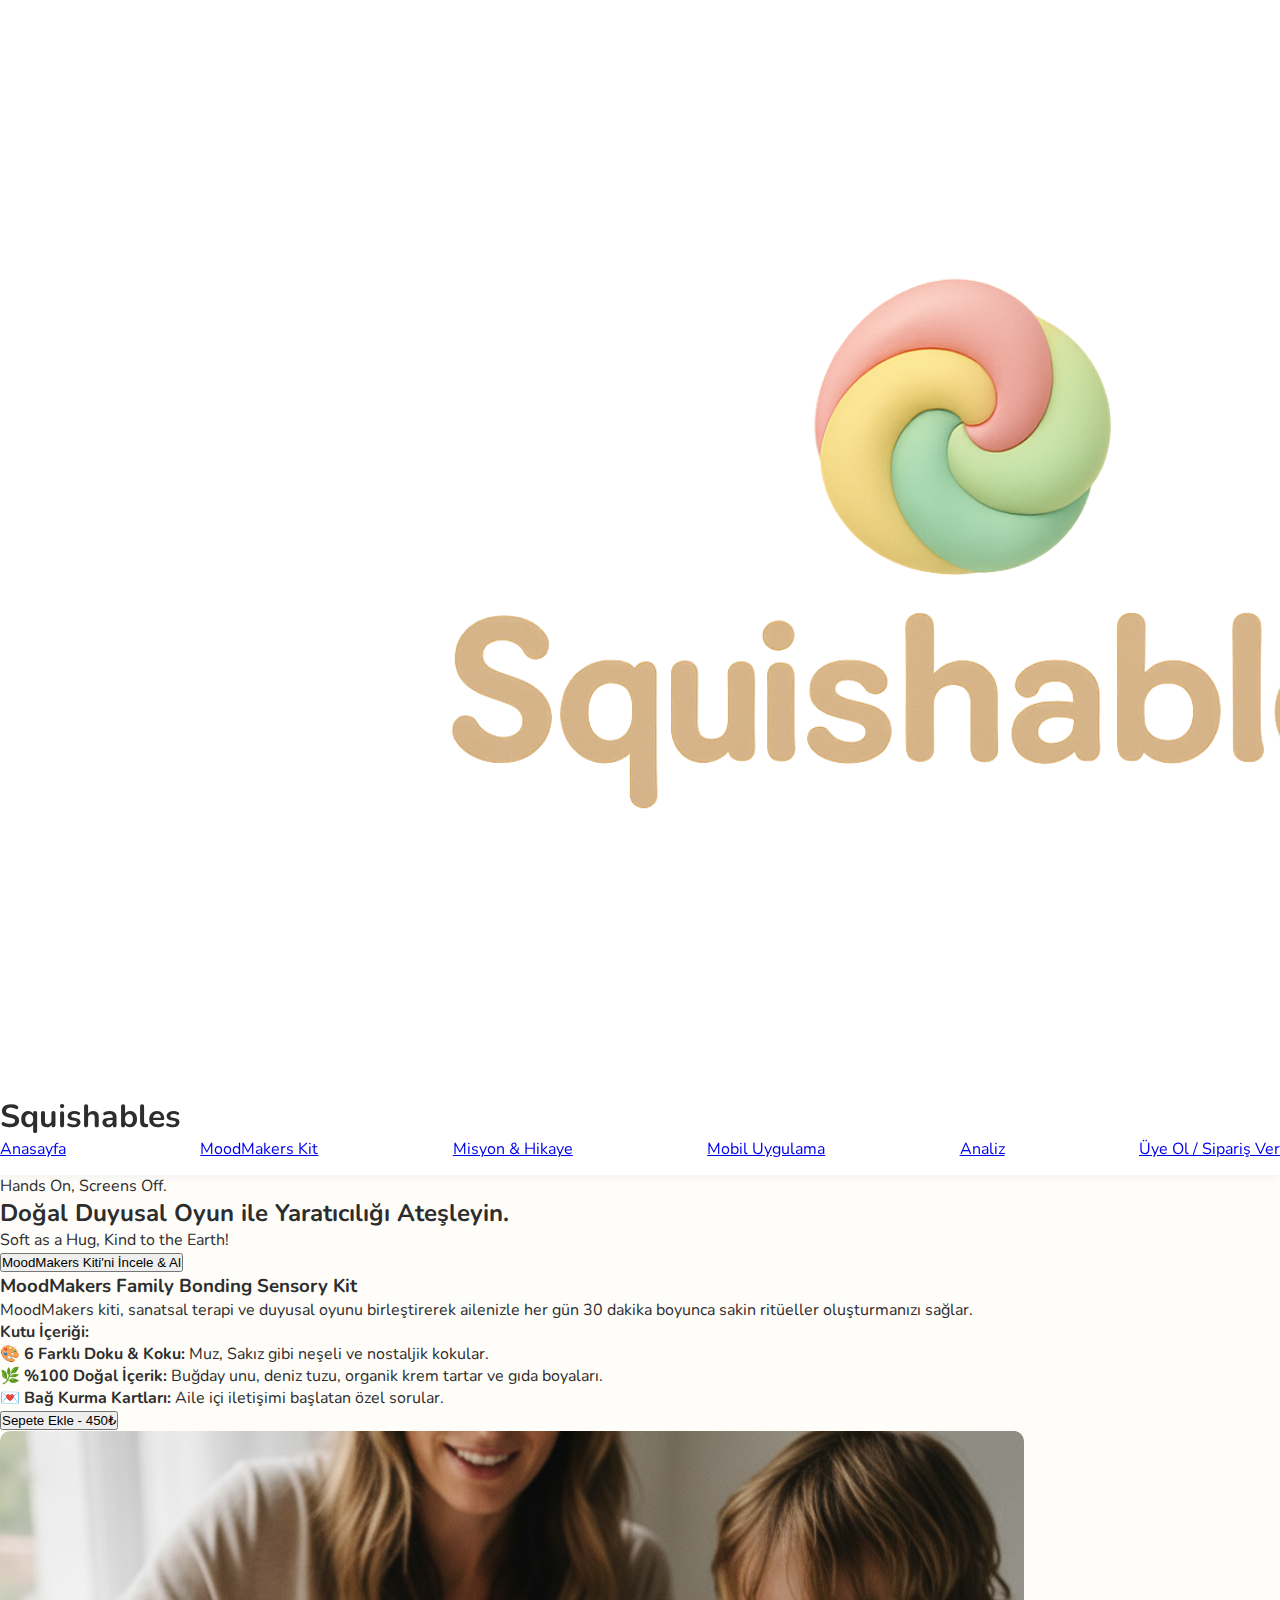
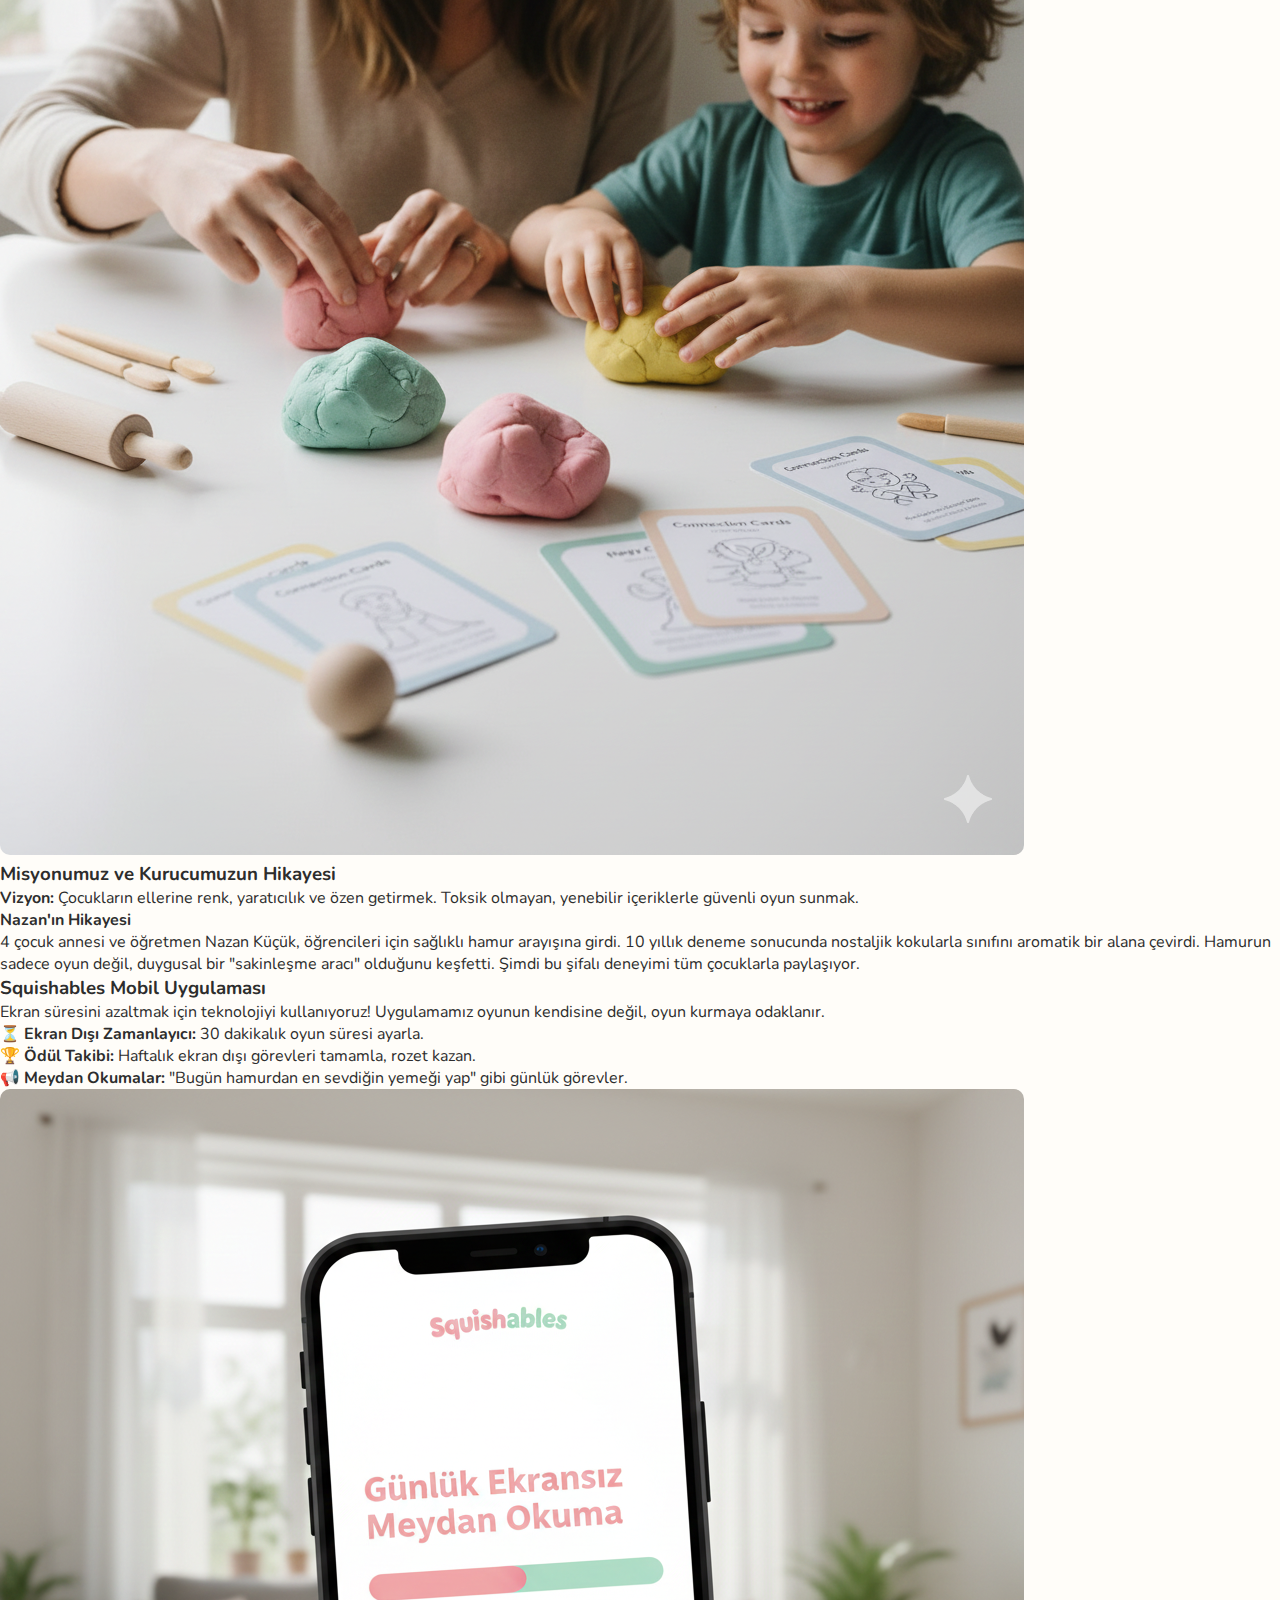
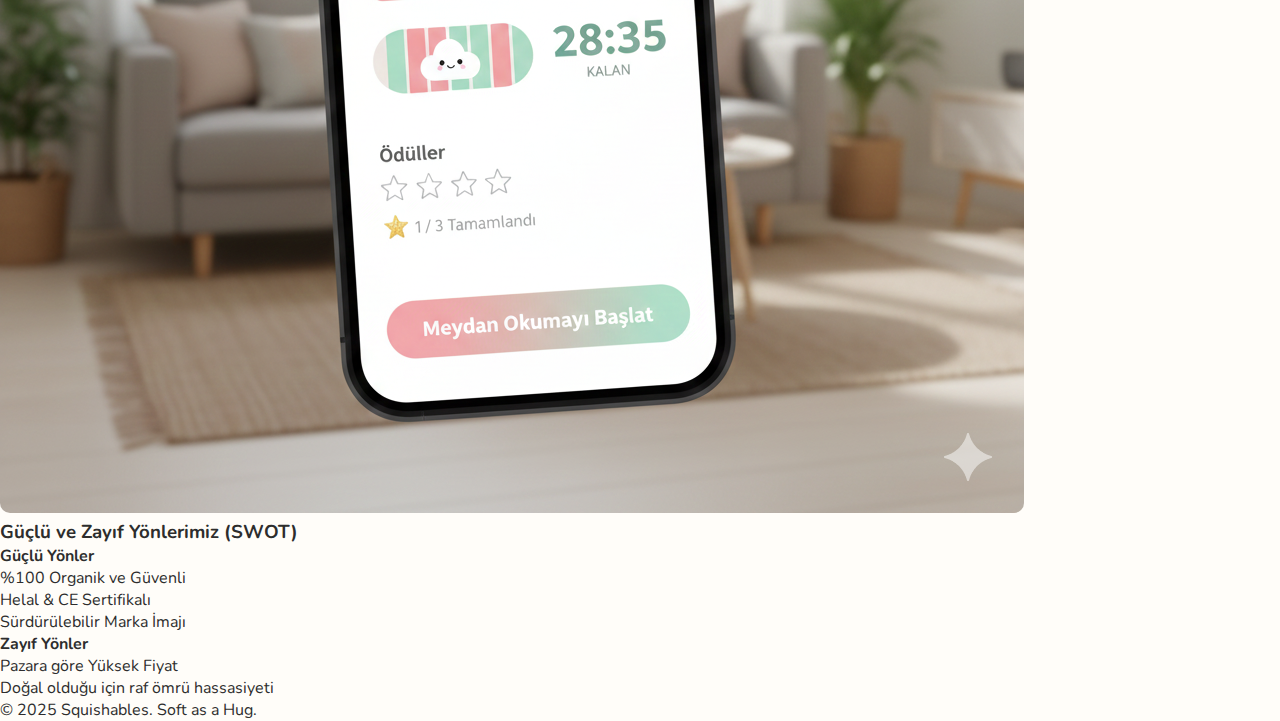
<file: index.html>
<!DOCTYPE html>
<html lang="tr">
<head>
    <meta charset="UTF-8">
    <meta name="viewport" content="width=device-width, initial-scale=1.0">
    <title>Squishables | Hands On, Screens Off.</title>
    <link rel="stylesheet" href="style.css"> 
</head>
<body>

    <header>
        <div class="logo-container">
            <img src="logo.png" alt="Squishables" class="logo"> 
            <h1>Squishables</h1>
        </div>
        <nav id="main-nav">
            <a href="#" data-page="hero" class="nav-link active">Anasayfa</a>
            <a href="#" data-page="urunler" class="nav-link">MoodMakers Kit</a>
            <a href="#" data-page="misyon" class="nav-link">Misyon & Hikaye</a>
            <a href="#" data-page="app" class="nav-link">Mobil Uygulama</a>
            <a href="#" data-page="analiz" class="nav-link">Analiz</a>
            <a href="#" id="nav-signup-btn" class="nav-link highlight-btn">Üye Ol / Sipariş Ver</a>
        </nav>
    </header>

    <main>
        <section id="hero" class="page-section active"> 
            <div class="hero-content">
                <p class="slogan">Hands On, Screens Off.</p>
                <h2>Doğal Duyusal Oyun ile Yaratıcılığı Ateşleyin.</h2>
                <p class="sub-text">Soft as a Hug, Kind to the Earth!</p>
                <button class="cta-button trigger-popup">MoodMakers Kiti'ni İncele & Al</button>
            </div>
        </section>
        
        <section id="urunler" class="page-section content-box"> 
            <h3>MoodMakers Family Bonding Sensory Kit</h3>
            <div class="grid-layout">
                <div class="text-side">
                    <p>MoodMakers kiti, sanatsal terapi ve duyusal oyunu birleştirerek ailenizle her gün 30 dakika boyunca sakin ritüeller oluşturmanızı sağlar.</p>
                    <h4>Kutu İçeriği:</h4>
                    <ul>
                        <li>🎨 <strong>6 Farklı Doku & Koku:</strong> Muz, Sakız gibi neşeli ve nostaljik kokular.</li>
                        <li>🌿 <strong>%100 Doğal İçerik:</strong> Buğday unu, deniz tuzu, organik krem tartar ve gıda boyaları.</li>
                        <li>💌 <strong>Bağ Kurma Kartları:</strong> Aile içi iletişimi başlatan özel sorular.</li>
                    </ul>
                    <button class="cta-button small trigger-popup">Sepete Ekle - 450₺</button>
                </div>
                <div class="image-side">
                    <img src="product-kit.jpg" alt="Ürün Görseli" style="max-width:100%; border-radius:10px;">
                </div>
            </div>
        </section>

        <section id="misyon" class="page-section content-box">
            <h3>Misyonumuz ve Kurucumuzun Hikayesi</h3>
            <p><strong>Vizyon:</strong> Çocukların ellerine renk, yaratıcılık ve özen getirmek. Toksik olmayan, yenebilir içeriklerle güvenli oyun sunmak.</p>
            
            <div class="story-card">
                <h4>Nazan'ın Hikayesi</h4>
                <p>4 çocuk annesi ve öğretmen Nazan Küçük, öğrencileri için sağlıklı hamur arayışına girdi. 10 yıllık deneme sonucunda nostaljik kokularla sınıfını aromatik bir alana çevirdi. Hamurun sadece oyun değil, duygusal bir "sakinleşme aracı" olduğunu keşfetti. Şimdi bu şifalı deneyimi tüm çocuklarla paylaşıyor.</p>
            </div>
        </section>

        <section id="app" class="page-section content-box dark-bg">
            <h3>Squishables Mobil Uygulaması</h3>
            <div class="grid-layout">
                <div class="text-side">
                    <p>Ekran süresini azaltmak için teknolojiyi kullanıyoruz! Uygulamamız oyunun kendisine değil, oyun kurmaya odaklanır.</p>
                    <ul>
                        <li>⏳ <strong>Ekran Dışı Zamanlayıcı:</strong> 30 dakikalık oyun süresi ayarla.</li>
                        <li>🏆 <strong>Ödül Takibi:</strong> Haftalık ekran dışı görevleri tamamla, rozet kazan.</li>
                        <li>📢 <strong>Meydan Okumalar:</strong> "Bugün hamurdan en sevdiğin yemeği yap" gibi günlük görevler.</li>
                    </ul>
                </div>
                <div class="image-side">
                    <img src="app-mockup.png" alt="App Görseli" style="max-width:100%; border-radius:10px;">
                </div>
            </div>
        </section>

        <section id="analiz" class="page-section content-box">
            <h3>Güçlü ve Zayıf Yönlerimiz (SWOT)</h3>
            <div class="swot-container">
                <div class="swot-box strength">
                    <h4>Güçlü Yönler</h4>
                    <ul>
                        <li>%100 Organik ve Güvenli</li>
                        <li>Helal & CE Sertifikalı</li>
                        <li>Sürdürülebilir Marka İmajı</li>
                    </ul>
                </div>
                <div class="swot-box weakness">
                    <h4>Zayıf Yönler</h4>
                    <ul>
                        <li>Pazara göre Yüksek Fiyat</li>
                        <li>Doğal olduğu için raf ömrü hassasiyeti</li>
                    </ul>
                </div>
            </div>
        </section>

    </main>

    <div id="signupModal" class="modal">
        <div class="modal-content">
            <span class="close-btn">&times;</span>
            <div class="modal-header">
                <h2>Aramıza Katılın!</h2>
                <p>Sipariş vermek veya demo hesabı oluşturmak için bilgilerinizi girin.</p>
            </div>
            <form class="demo-form">
                <label>Adınız Soyadınız</label>
                <input type="text" placeholder="Örn: Nazan Küçük" required>
                
                <label>E-posta Adresi</label>
                <input type="email" placeholder="ornek@mail.com" required>
                
                <label>Şifre Belirleyin</label>
                <input type="password" placeholder="******" required>

                <label>Teslimat Adresi (Sipariş için)</label>
                <textarea placeholder="Mahalle, Cadde, No..."></textarea>
                
                <button type="button" class="submit-btn" onclick="alert('Tebrikler! Kaydınız alındı ve siparişiniz simüle edildi.')">Kaydı Tamamla & Sipariş Ver</button>
            </form>
            <p class="note">*Bu bir demodur, gerçek veri toplamaz.</p>
        </div>
    </div>

    <footer>
        <p>&copy; 2025 Squishables. Soft as a Hug.</p>
    </footer>

    <script src="script.js"></script>
</body>
</html>
</file>
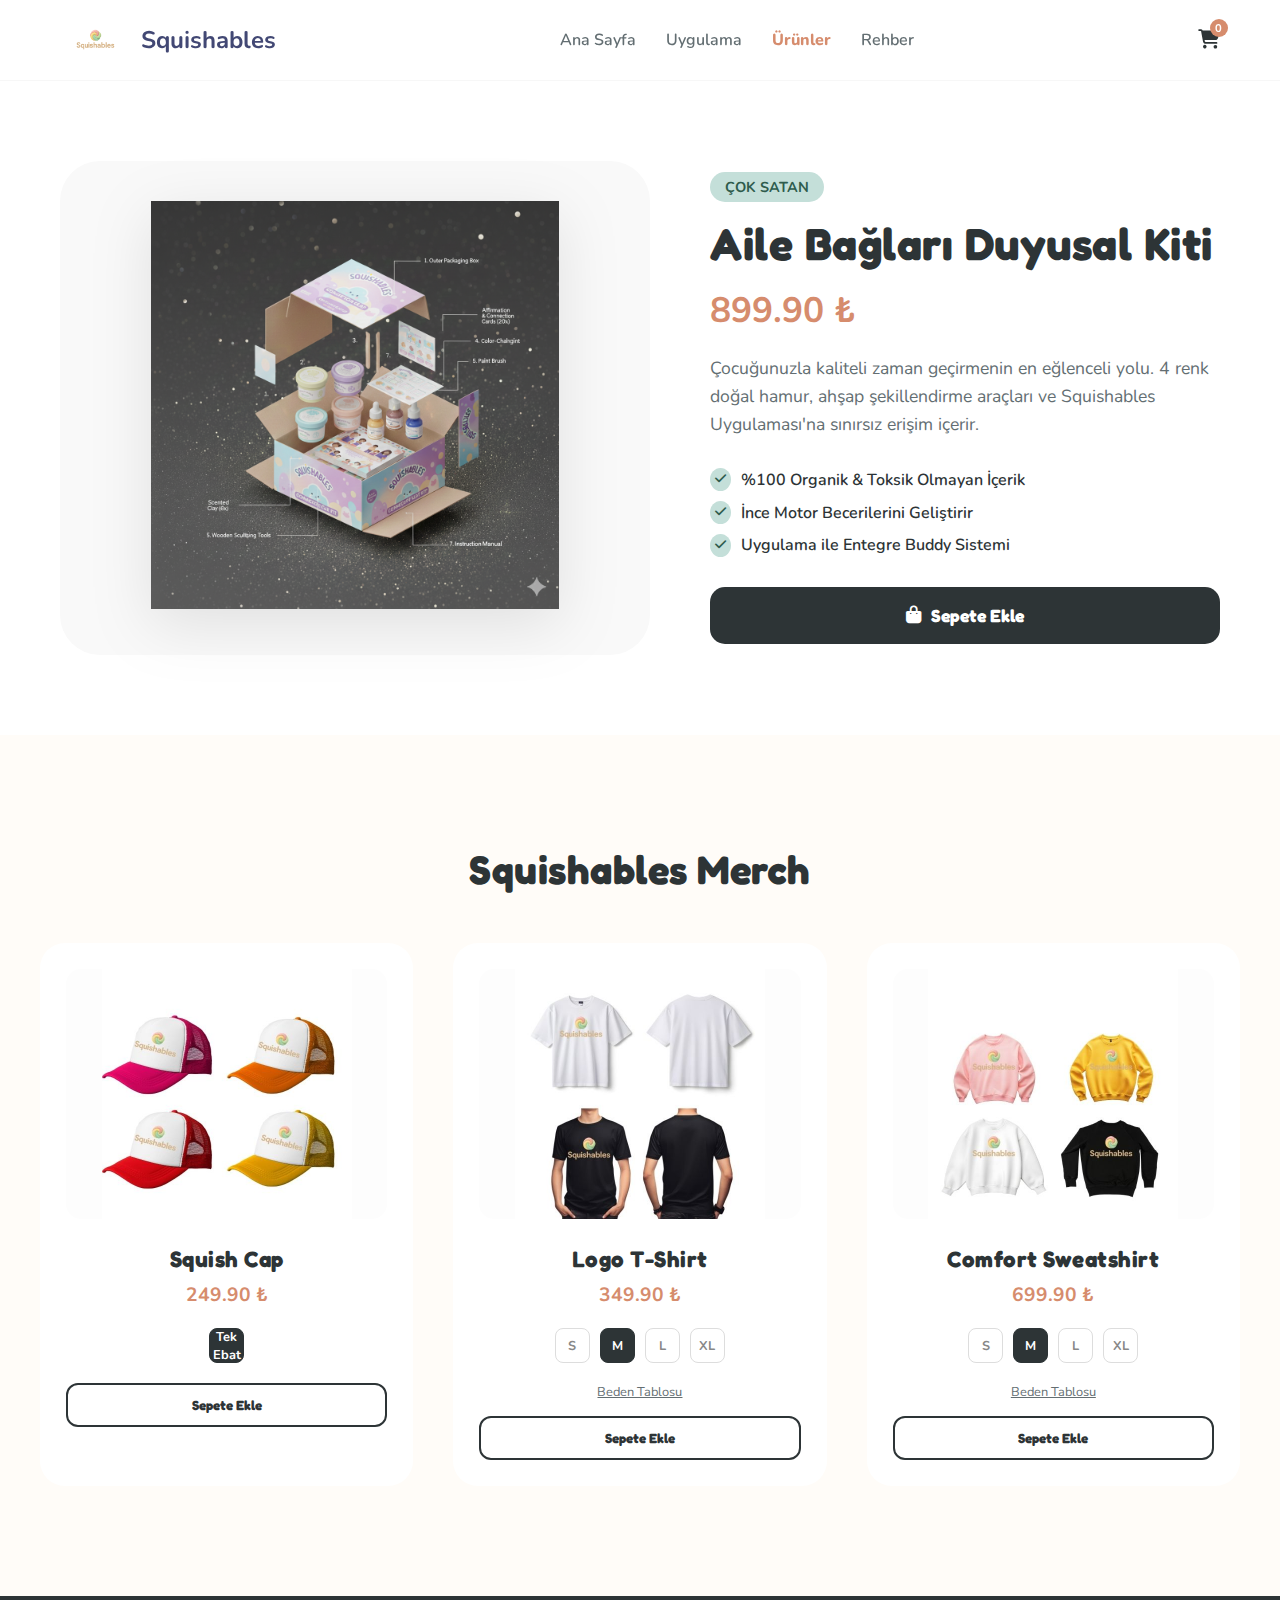
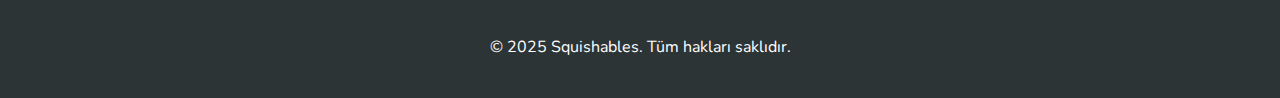
<file: products.html>
<!-- 
    ============================================================================
    SAYFA: ÜRÜNLER (STORE)
    DOSYA ADI: products.html
    
    YENİLİKLER:
    - Sadece "Aile Bağları Kiti" ana ürün olarak eklendi.
    - Merch Ürünleri (Şapka, Tişört, Sweat) eklendi.
    - Beden Seçimi (S, M, L, XL) özelliği eklendi.
    - Beden Tablosu Modal'ı eklendi.
    
    GEREKLİ DOSYALAR:
    - logo.png, Product1.jpg
    - merch_sapka.jpg, merch_tisort.jpg, merch_sweat.jpg (YENİLER)
    ============================================================================
-->

<!DOCTYPE html>
<html lang="tr">
<head>
    <meta charset="UTF-8">
    <meta name="viewport" content="width=device-width, initial-scale=1.0">
    <title>Squishables - Mağaza</title>
    
    <link rel="shortcut icon" href="logo.png" type="image/png">
    <link href="https://fonts.googleapis.com/css2?family=Fredoka:wght@300;400;500;600;700&family=Nunito:wght@400;600;700;800&display=swap" rel="stylesheet">
    <link rel="stylesheet" href="https://cdnjs.cloudflare.com/ajax/libs/font-awesome/6.4.0/css/all.min.css">
    
    <style>
        /* --- TEMEL AYARLAR --- */
        :root {
            --primary: #C4DFD9; --primary-dark: #2e5c4d;
            --secondary: #FFD1BA; --secondary-dark: #d68c6d;
            --accent: #DCD6F7; --accent-dark: #424874;
            --bg-body: #fffcf8; --text-main: #2D3436; --text-light: #636E72;
            --radius: 16px;
        }

        * { box-sizing: border-box; margin: 0; padding: 0; outline: none; text-decoration: none; }
        body { font-family: 'Nunito', sans-serif; background-color: var(--bg-body); color: var(--text-main); }
        h1, h2, h3 { font-family: 'Fredoka', sans-serif; letter-spacing: 0.5px; }
        .container { max-width: 1200px; margin: 0 auto; padding: 0 20px; }

        /* HEADER */
        header { padding: 20px 0; background: rgba(255,255,255,0.95); backdrop-filter: blur(10px); border-bottom: 1px solid rgba(0,0,0,0.03); position: sticky; top: 0; z-index: 1000; }
        nav { display: flex; justify-content: space-between; align-items: center; }
        .logo { display: flex; align-items: center; gap: 10px; font-size: 1.5rem; font-weight: 700; color: var(--accent-dark); }
        .logo img { height: 40px; }
        .nav-links { display: flex; gap: 30px; }
        .nav-links a { color: var(--text-light); font-weight: 600; transition: 0.3s; }
        .nav-links a:hover, .nav-links a.active { color: var(--secondary-dark); }
        .nav-links a.active { font-weight: 800; }
        .cart-icon { position: relative; cursor: pointer; font-size: 1.2rem; }
        .cart-badge { position: absolute; top: -8px; right: -8px; background: var(--secondary-dark); color: white; width: 18px; height: 18px; border-radius: 50%; font-size: 0.7rem; display: flex; align-items: center; justify-content: center; font-weight: bold; }

        /* --- ANA ÜRÜN (HERO PRODUCT) --- */
        .hero-product { padding: 80px 0; background: white; margin-bottom: 50px; }
        .product-container { display: flex; gap: 60px; align-items: center; }
        .prod-img-box { flex: 1; background: #f9f9f9; border-radius: 40px; padding: 40px; text-align: center; }
        .prod-img-box img { width: 80%; filter: drop-shadow(0 15px 30px rgba(0,0,0,0.1)); transition: 0.3s; }
        .prod-img-box:hover img { transform: scale(1.05); }
        
        .prod-info { flex: 1; }
        .prod-tag { background: var(--primary); color: var(--primary-dark); padding: 5px 15px; border-radius: 20px; font-weight: 700; font-size: 0.9rem; margin-bottom: 15px; display: inline-block; }
        .prod-title { font-size: 2.8rem; margin-bottom: 15px; line-height: 1.2; }
        .prod-price { font-size: 2.2rem; color: var(--secondary-dark); font-weight: 700; margin-bottom: 20px; display: block; }
        .prod-desc { color: var(--text-light); line-height: 1.6; margin-bottom: 30px; font-size: 1.1rem; }
        
        .features-list { list-style: none; margin-bottom: 30px; }
        .features-list li { margin-bottom: 10px; display: flex; align-items: center; gap: 10px; font-weight: 600; font-size: 1rem; }
        .features-list li i { color: var(--primary-dark); background: var(--primary); padding: 5px; border-radius: 50%; font-size: 0.8rem; }
        
        .btn-add-cart { width: 100%; background: var(--text-main); color: white; padding: 18px; border-radius: 15px; font-size: 1.1rem; font-weight: 700; border: none; cursor: pointer; transition: 0.3s; display: flex; justify-content: center; align-items: center; gap: 10px; font-family: 'Fredoka', sans-serif; }
        .btn-add-cart:hover { background: black; transform: translateY(-3px); box-shadow: 0 10px 20px rgba(0,0,0,0.1); }

        /* --- MERCH ÜRÜNLERİ --- */
        .merch-section { padding: 60px 0; }
        .section-title { text-align: center; font-size: 2.5rem; margin-bottom: 50px; }
        
        .merch-grid { display: grid; grid-template-columns: repeat(auto-fit, minmax(300px, 1fr)); gap: 40px; }
        .merch-card { background: white; border-radius: 25px; padding: 25px; text-align: center; transition: 0.3s; border: 1px solid transparent; }
        .merch-card:hover { border-color: #eee; box-shadow: 0 15px 40px rgba(0,0,0,0.05); transform: translateY(-5px); }
        
        .merch-img { width: 100%; height: 250px; object-fit: contain; margin-bottom: 20px; border-radius: 15px; background: #fdfdfd; }
        .merch-title { font-size: 1.4rem; margin-bottom: 10px; }
        .merch-price { font-size: 1.2rem; color: var(--secondary-dark); font-weight: 700; display: block; margin-bottom: 20px; }
        
        /* Beden Seçimi */
        .size-selector { display: flex; justify-content: center; gap: 10px; margin-bottom: 20px; }
        .size-opt { 
            width: 35px; height: 35px; border: 1px solid #ddd; border-radius: 8px; 
            display: flex; align-items: center; justify-content: center; cursor: pointer; 
            font-size: 0.8rem; font-weight: 700; color: #888; transition: 0.2s;
        }
        .size-opt:hover { border-color: var(--text-main); color: var(--text-main); }
        .size-opt.active { background: var(--text-main); color: white; border-color: var(--text-main); }
        
        .size-guide-btn { color: var(--text-light); text-decoration: underline; font-size: 0.8rem; cursor: pointer; display: block; margin-bottom: 15px; }

        .btn-merch { background: transparent; border: 2px solid var(--text-main); color: var(--text-main); width: 100%; padding: 12px; border-radius: 12px; font-weight: 700; cursor: pointer; transition: 0.3s; font-family: 'Fredoka', sans-serif; }
        .btn-merch:hover { background: var(--text-main); color: white; }

        /* MODALS (Sepet ve Beden Tablosu) */
        .modal-overlay { position: fixed; top: 0; left: 0; width: 100%; height: 100%; background: rgba(0,0,0,0.6); z-index: 2000; display: none; justify-content: center; align-items: center; backdrop-filter: blur(5px); }
        .modal-box { background: white; width: 450px; padding: 40px; border-radius: 30px; text-align: center; position: relative; box-shadow: 0 20px 60px rgba(0,0,0,0.2); }
        .close-modal { position: absolute; top: 20px; right: 20px; cursor: pointer; font-size: 1.5rem; color: #aaa; }
        
        /* Beden Tablosu */
        .size-table { width: 100%; border-collapse: collapse; margin-top: 20px; font-size: 0.9rem; }
        .size-table th, .size-table td { border: 1px solid #eee; padding: 10px; text-align: center; }
        .size-table th { background: #f9f9f9; font-weight: 700; }

        /* Footer */
        footer { background: var(--text-main); color: white; padding: 40px 0; text-align: center; margin-top: 50px; }

        @media (max-width: 768px) { .product-container { flex-direction: column; } .nav-links { display: none; } }
    </style>
</head>
<body>

    <!-- NAVBAR -->
    <header>
        <div class="container">
            <nav>
                <a href="index.html" class="logo"><img src="logo.png" alt="Logo">Squishables</a>
                <div class="nav-links">
                    <a href="index.html">Ana Sayfa</a>
                    <a href="app.html">Uygulama</a>
                    <a href="#" class="active">Ürünler</a>
                    <a href="guide.html">Rehber</a>
                </div>
                <div class="cart-icon" onclick="openModal('cart-modal')"><i class="fa-solid fa-cart-shopping"></i><div class="cart-badge" id="cart-count">0</div></div>
            </nav>
        </div>
    </header>

    <!-- 1. ANA ÜRÜN (HERO PRODUCT) -->
    <section class="hero-product">
        <div class="container product-container">
            <div class="prod-img-box">
                <img src="Product1.jpg" alt="Aile Bağları Kiti" onerror="this.src='https://placehold.co/500x500?text=Urun'">
            </div>
            <div class="prod-info">
                <span class="prod-tag">ÇOK SATAN</span>
                <h1 class="prod-title">Aile Bağları Duyusal Kiti</h1>
                <span class="prod-price">899.90 ₺</span>
                <p class="prod-desc">
                    Çocuğunuzla kaliteli zaman geçirmenin en eğlenceli yolu. 4 renk doğal hamur, ahşap şekillendirme araçları ve Squishables Uygulaması'na sınırsız erişim içerir.
                </p>
                <ul class="features-list">
                    <li><i class="fa-solid fa-check"></i> %100 Organik & Toksik Olmayan İçerik</li>
                    <li><i class="fa-solid fa-check"></i> İnce Motor Becerilerini Geliştirir</li>
                    <li><i class="fa-solid fa-check"></i> Uygulama ile Entegre Buddy Sistemi</li>
                </ul>
                <button class="btn-add-cart" onclick="addToCart('Aile Bağları Kiti', 899.90, 'Product1.jpg')">
                    <i class="fa-solid fa-bag-shopping"></i> Sepete Ekle
                </button>
            </div>
        </div>
    </section>

    <!-- 2. MERCH KOLEKSİYONU -->
    <section class="merch-section container">
        <h2 class="section-title">Squishables Merch</h2>
        <div class="merch-grid">
            
            <!-- ŞAPKA -->
            <div class="merch-card">
                <img src="merch_sapka.jpg" class="merch-img" onerror="this.src='https://placehold.co/300x300?text=Sapka'">
                <h3 class="merch-title">Squish Cap</h3>
                <span class="merch-price">249.90 ₺</span>
                <div class="size-selector" id="size-cap">
                    <div class="size-opt active" onclick="selectSize(this)">Tek Ebat</div>
                </div>
                <button class="btn-merch" onclick="addToCart('Squish Cap', 249.90, 'merch_sapka.jpg', 'Tek Ebat')">Sepete Ekle</button>
            </div>

            <!-- TİŞÖRT -->
            <div class="merch-card">
                <img src="merch_tisort.jpg" class="merch-img" onerror="this.src='https://placehold.co/300x300?text=Tisort'">
                <h3 class="merch-title">Logo T-Shirt</h3>
                <span class="merch-price">349.90 ₺</span>
                <div class="size-selector" id="size-tshirt">
                    <div class="size-opt" onclick="selectSize(this)">S</div>
                    <div class="size-opt active" onclick="selectSize(this)">M</div>
                    <div class="size-opt" onclick="selectSize(this)">L</div>
                    <div class="size-opt" onclick="selectSize(this)">XL</div>
                </div>
                <span class="size-guide-btn" onclick="openModal('size-modal')">Beden Tablosu</span>
                <button class="btn-merch" onclick="addToCart('Logo T-Shirt', 349.90, 'merch_tisort.jpg', getSelectedSize('size-tshirt'))">Sepete Ekle</button>
            </div>

            <!-- SWEATSHIRT -->
            <div class="merch-card">
                <img src="merch_sweat.jpg" class="merch-img" onerror="this.src='https://placehold.co/300x300?text=Sweatshirt'">
                <h3 class="merch-title">Comfort Sweatshirt</h3>
                <span class="merch-price">699.90 ₺</span>
                <div class="size-selector" id="size-sweat">
                    <div class="size-opt" onclick="selectSize(this)">S</div>
                    <div class="size-opt active" onclick="selectSize(this)">M</div>
                    <div class="size-opt" onclick="selectSize(this)">L</div>
                    <div class="size-opt" onclick="selectSize(this)">XL</div>
                </div>
                <span class="size-guide-btn" onclick="openModal('size-modal')">Beden Tablosu</span>
                <button class="btn-merch" onclick="addToCart('Comfort Sweatshirt', 699.90, 'merch_sweat.jpg', getSelectedSize('size-sweat'))">Sepete Ekle</button>
            </div>

        </div>
    </section>

    <!-- FOOTER -->
    <footer>
        <div class="container"><p>&copy; 2025 Squishables. Tüm hakları saklıdır.</p></div>
    </footer>

    <!-- MODALS -->
    
    <!-- Cart Modal -->
    <div id="cart-modal" class="modal-overlay" onclick="closeModal(event, 'cart-modal')">
        <div class="modal-box">
            <i class="fa-solid fa-xmark close-modal" onclick="document.getElementById('cart-modal').style.display='none'"></i>
            <h2 style="font-family:'Fredoka',sans-serif; margin-bottom:20px;">Sepetim</h2>
            <div id="cart-content" style="margin:30px 0; color:#888;">Sepetiniz boş.</div>
            <div id="cart-footer" style="display:none;">
                <hr style="border:0; border-top:1px solid #eee; margin:20px 0;">
                <div style="display:flex; justify-content:space-between; font-weight:bold; margin-bottom:20px;"><span>Toplam:</span><span id="cart-total-price">0 ₺</span></div>
                <button class="btn-add-cart" style="background:var(--success);" onclick="alert('Ödemeye yönlendiriliyorsunuz...')">Ödemeye Geç</button>
            </div>
        </div>
    </div>

    <!-- Size Guide Modal -->
    <div id="size-modal" class="modal-overlay" onclick="closeModal(event, 'size-modal')">
        <div class="modal-box">
            <i class="fa-solid fa-xmark close-modal" onclick="document.getElementById('size-modal').style.display='none'"></i>
            <h3>Beden Tablosu (cm)</h3>
            <table class="size-table">
                <tr><th>Beden</th><th>Göğüs</th><th>Boy</th></tr>
                <tr><td>S</td><td>50</td><td>68</td></tr>
                <tr><td>M</td><td>53</td><td>70</td></tr>
                <tr><td>L</td><td>56</td><td>72</td></tr>
                <tr><td>XL</td><td>60</td><td>74</td></tr>
            </table>
        </div>
    </div>

    <script>
        let cart = [];
        
        // Sepet İşlemleri
        function addToCart(title, price, img, size = null) {
            cart.push({ title, price, img, size });
            updateCartUI();
            openModal('cart-modal');
        }

        function updateCartUI() {
            const count = cart.length;
            document.getElementById('cart-count').innerText = count;
            localStorage.setItem('cartCount', count);

            const content = document.getElementById('cart-content');
            let total = 0;
            
            if (count === 0) {
                content.innerHTML = "Sepetiniz boş.";
                document.getElementById('cart-footer').style.display = 'none';
            } else {
                let html = '';
                cart.forEach(item => {
                    total += item.price;
                    html += `
                        <div style="display:flex; align-items:center; gap:15px; margin-bottom:15px; text-align:left; border-bottom:1px solid #eee; padding-bottom:10px;">
                            <img src="${item.img}" style="width:50px; height:50px; object-fit:cover; border-radius:8px;" onerror="this.src='https://placehold.co/50x50'">
                            <div>
                                <div style="font-weight:700; font-size:0.9rem;">${item.title}</div>
                                <div style="color:#888; font-size:0.8rem;">${item.size ? 'Beden: ' + item.size + ' | ' : ''}${item.price.toFixed(2)} ₺</div>
                            </div>
                        </div>
                    `;
                });
                content.innerHTML = html;
                document.getElementById('cart-total-price').innerText = total.toFixed(2) + " ₺";
                document.getElementById('cart-footer').style.display = 'block';
            }
        }

        // Beden Seçimi
        function selectSize(el) {
            const parent = el.parentElement;
            parent.querySelectorAll('.size-opt').forEach(opt => opt.classList.remove('active'));
            el.classList.add('active');
        }

        function getSelectedSize(parentId) {
            const parent = document.getElementById(parentId);
            const active = parent.querySelector('.active');
            return active ? active.innerText : 'Standart';
        }

        // Modal
        function openModal(id) { document.getElementById(id).style.display = 'flex'; }
        function closeModal(e, id) { if(e.target.id === id) document.getElementById(id).style.display = 'none'; }
        
        // Başlangıçta sepeti sıfırla (Demo için)
        localStorage.setItem('cartCount', 0);
    </script>
</body>
</html>
</file>
<file: style.css>
/* style.css - FINAL VERSİYON */
@import url('https://fonts.googleapis.com/css2?family=Fredoka:wght@400;600&family=Nunito:wght@400;700&display=swap');

:root {
    --primary: #FF8C42; /* Turuncu */
    --secondary: #6C63FF; /* Mor */
    --text: #2D2D2D;
    --bg: #FFFDF9;
    --white: #ffffff;
}

* { margin: 0; padding: 0; box-sizing: border-box; }

body {
    font-family: 'Nunito', sans-serif;
    background-color: var(--bg);
    color: var(--text);
    overflow-x: hidden; /* Sağa sola kaymayı engeller */
}

.container { max-width: 1200px; margin: 0 auto; padding: 0 20px; }

/* NAVBAR */
header { background: var(--white); padding: 15px 0; box-shadow: 0 2px 10px rgba(0,0,0,0.05); position: sticky; top: 0; z-index: 100; }
nav { display: flex; justify-content: space-between; align-items: center; }
.logo { font-family: 'Fredoka', sans-serif; font-size: 1.5rem; color: var(--secondary); text-decoration: none; display: flex; align-items: center; gap: 10px; }
.logo img { height: 40px; }
.nav-links { list-style: none; display: flex; gap: 20px; align-items: center; }
.nav-links a { text-decoration: none; color: var(--text); font-weight: bold; transition:0.3s; }
.nav-links a:hover { color: var(--primary); }

/* HERO SECTION */
.hero-section { display: flex; align-items: center; gap: 50px; padding: 60px 0; min-height: 80vh; }
.hero-text { flex: 1; }
.hero-text h1 { font-family: 'Fredoka', sans-serif; font-size: 3.5rem; line-height: 1.1; margin-bottom: 20px; }
.hero-text span { color: var(--primary); }
.hero-media { flex: 1; }
.hero-media img, .hero-media video { width: 100%; border-radius: 20px; box-shadow: 15px 15px 0 var(--secondary); }

/* APP & VIDEO ALANI */
.app-feature { display: flex; align-items: center; gap: 40px; padding: 60px 0; }
.app-feature.reverse { flex-direction: row-reverse; }

/* BUTONLAR */
.btn-cta { display: inline-block; background: var(--primary); color: white; padding: 15px 35px; border-radius: 30px; text-decoration: none; font-weight: bold; margin-top: 20px; transition: transform 0.2s; border:none; cursor:pointer;}
.btn-cta:hover { transform: scale(1.05); }
.btn-outline { border: 2px solid var(--secondary); color: var(--secondary); padding: 8px 20px; border-radius: 20px; cursor: pointer; background: transparent; font-weight:bold;}

/* KARTLAR VE IZGARA (Grid) */
.grid-3 { display: grid; grid-template-columns: repeat(auto-fit, minmax(280px, 1fr)); gap: 30px; margin: 40px 0; }
.card { background: white; padding: 20px; border-radius: 20px; box-shadow: 0 5px 15px rgba(0,0,0,0.05); text-align: center; display:flex; flex-direction:column; justify-content:space-between;}
.card img { width: 100%; border-radius: 10px; margin-bottom:15px; }
.price { font-size: 1.4rem; color: var(--primary); font-weight: bold; display: block; margin: 10px 0; }

/* SEPET SIDEBAR (YAN MENÜ) */
.cart-btn-wrap { position: relative; cursor: pointer; font-size: 1.2rem; }
.badge { position: absolute; top: -8px; right: -8px; background: var(--primary); color: white; border-radius: 50%; width: 18px; height: 18px; font-size: 0.7rem; display: flex; align-items: center; justify-content: center; }
.cart-sidebar { position: fixed; top: 0; right: -400px; width: 350px; height: 100vh; background: white; box-shadow: -5px 0 15px rgba(0,0,0,0.1); z-index: 1001; transition: 0.3s; padding: 20px; display: flex; flex-direction: column; }
.cart-sidebar.active { right: 0; }
.cart-item { display: flex; justify-content: space-between; align-items: center; padding: 10px 0; border-bottom: 1px solid #f9f9f9; }

/* LOGIN MODAL */
.modal { display: none; position: fixed; top: 0; left: 0; width: 100%; height: 100%; background: rgba(0,0,0,0.5); z-index: 2000; align-items: center; justify-content: center; }
.modal-content { background: white; padding: 40px; border-radius: 20px; width: 350px; text-align: center; position: relative; }
.input-group { width: 100%; padding: 10px; margin: 10px 0; border: 1px solid #ddd; border-radius: 5px; }
</file>
